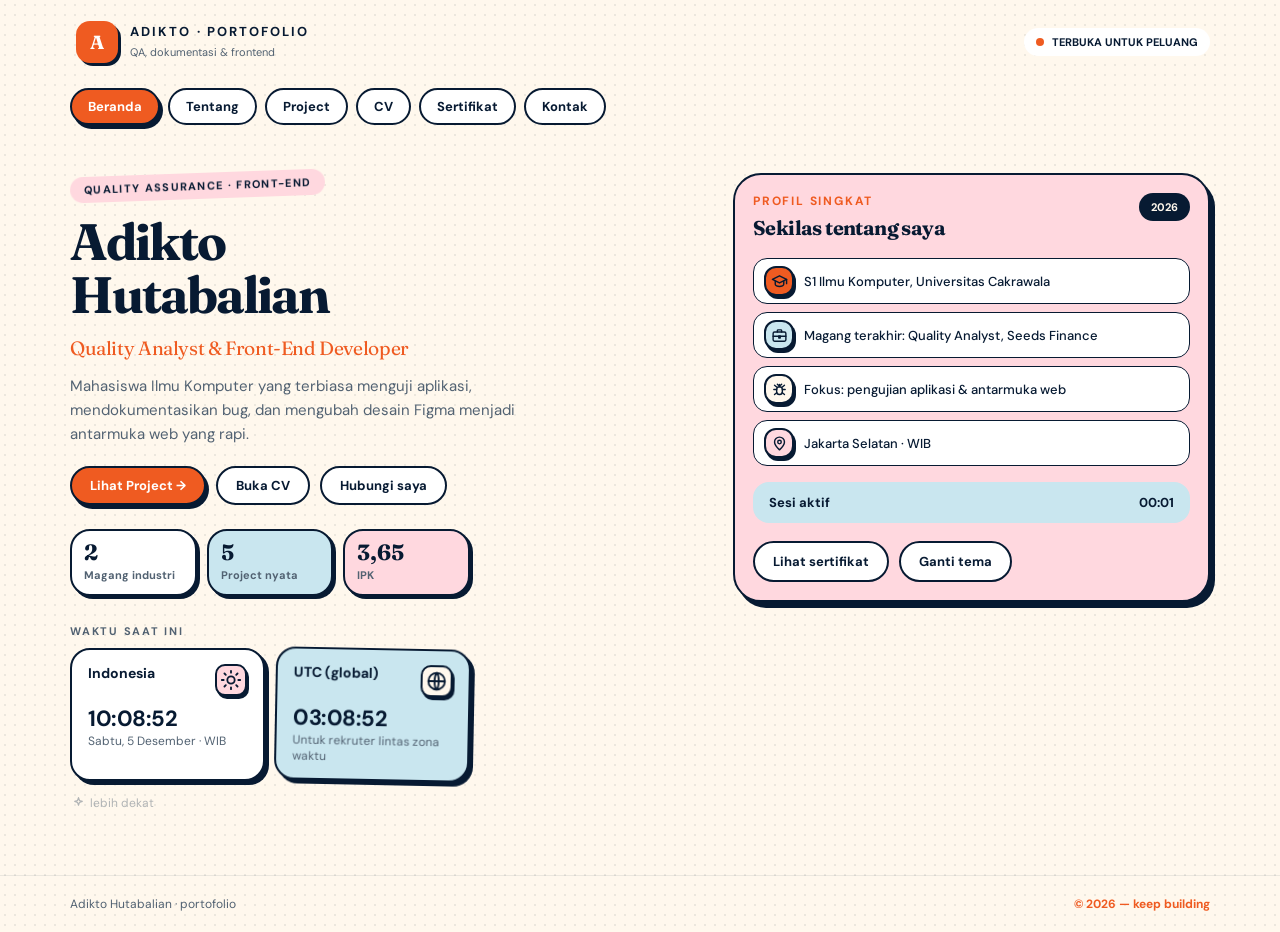
<file: index.html>
<!doctype html>
<html lang="id">
  <head>
    <meta charset="UTF-8" />
    <meta name="viewport" content="width=device-width, initial-scale=1, viewport-fit=cover" />
    <title>Adikto Hutabalian · Quality Analyst &amp; Front-End Developer</title>
    <meta
      name="description"
      content="Portofolio Adikto Hutabalian: Quality Analyst dan Front-End Developer. Project, CV, dan sertifikat."
    />
    <meta property="og:title" content="Adikto Hutabalian · Portofolio" />
    <meta
      property="og:description"
      content="Quality Analyst &amp; Front-End Developer. Lihat project, CV, dan sertifikat."
    />
    <link
      href="https://fonts.googleapis.com/css2?family=DM+Sans:wght@400;500;700&family=Fraunces:opsz,wght@9..144,600;9..144,700&display=swap"
      rel="stylesheet"
    />
    <link rel="stylesheet" href="css/variables.css" />
    <link rel="stylesheet" href="css/layout.css" />
    <link rel="stylesheet" href="css/components.css" />
    <link rel="stylesheet" href="css/hidden-menu.css" />
    <link rel="stylesheet" href="css/responsive.css" />
    <link rel="stylesheet" href="css/hobi.css" />
    <link rel="stylesheet" href="css/contact.css" />
    <link rel="stylesheet" href="css/projects.css" />
    <link rel="stylesheet" href="css/home.css" />
  </head>
  <body>
    <header>
      <div class="wrap">
        <button class="brand" data-go="home" aria-label="Ke beranda">
          <span class="logo">A</span
          ><span><b>ADIKTO · PORTOFOLIO</b><small>QA, dokumentasi &amp; frontend</small></span>
        </button>
        <div class="badge"><span class="dot"></span> TERBUKA UNTUK PELUANG</div>
      </div>
    </header>

    <nav class="menu" aria-label="Menu utama" id="menu">
      <button data-go="home">Beranda</button><button data-go="about">Tentang</button
      ><button data-go="projects">Project</button><button data-go="cv">CV</button
      ><button data-go="certs">Sertifikat</button><button data-go="contact">Kontak</button>
    </nav>

    <main class="wrap">
    <!-- BERANDA -->
    <section class="view" id="home">
      <div class="hero">
        <div class="hero-main">
          <div class="hero-intro">
            <span class="tag">QUALITY ASSURANCE · FRONT-END</span>
            <h1 class="d">Adikto<br />Hutabalian</h1>
            <p
              class="d"
              style="
                font-size: clamp(1rem, 1.6vw, 1.2rem);
                margin-top: 14px;
                color: var(--orange);
                letter-spacing: -0.02em;
              "
            >
              Quality Analyst &amp; Front-End Developer
            </p>
            <p class="lead" style="margin-top: 14px">
              Mahasiswa Ilmu Komputer yang terbiasa menguji aplikasi, mendokumentasikan bug, dan mengubah
              desain Figma menjadi antarmuka web yang rapi.
            </p>
            <div class="row">
              <button class="btn pri" data-go="projects">Lihat Project →</button
              ><button class="btn" data-go="cv">Buka CV</button
              ><button class="btn" data-go="contact">Hubungi saya</button>
            </div>
            <div class="stats">
              <div class="card"><b class="d">2</b><span>Magang industri</span></div>
              <div class="card" style="background: var(--sky)">
                <b class="d">5</b><span>Project nyata</span>
              </div>
              <div class="card" style="background: var(--pink)"><b class="d">3,65</b><span>IPK</span></div>
            </div>
          </div>
          <div class="hero-time">
            <div class="lab">Waktu saat ini</div>
            <div class="clocks">
              <div class="card">
                <div style="display: flex; justify-content: space-between">
                  <b style="font-size: 14px">Indonesia</b
                  ><span
                    class="ico"
                    style="background: #ffd8df; width: 32px; height: 32px; border-radius: 10px"
                    ><svg viewBox="0 0 24 24" aria-hidden="true">
                      <circle cx="12" cy="12" r="4" />
                      <path
                        d="M12 2v2M12 20v2M4.9 4.9l1.4 1.4M17.7 17.7l1.4 1.4M2 12h2M20 12h2M4.9 19.1l1.4-1.4M17.7 6.3l1.4-1.4"
                      /></svg
                  ></span>
                </div>
                <div class="time" id="tWib" aria-live="off">--:--:--</div>
                <p class="sm" id="dWib">WIB · UTC+7</p>
              </div>
              <div class="card">
                <div style="display: flex; justify-content: space-between">
                  <b style="font-size: 14px">UTC (global)</b
                  ><span
                    class="ico"
                    style="background: #fff8ed; width: 32px; height: 32px; border-radius: 10px"
                    ><svg viewBox="0 0 24 24" aria-hidden="true">
                      <circle cx="12" cy="12" r="9" />
                      <path d="M3 12h18" />
                      <path d="M12 3c3 3 3 15 0 18M12 3c-3 3-3 15 0 18" /></svg
                  ></span>
                </div>
                <div class="time" id="tUtc" aria-live="off">--:--:--</div>
                <p class="sm">Untuk rekruter lintas zona waktu</p>
              </div>
              <div class="sx">
                <button id="sxT" class="sxt" type="button" aria-expanded="false" aria-controls="sxB">
                  <svg class="bi" style="width: 13px; height: 13px" viewBox="0 0 24 24" aria-hidden="true">
                    <path d="M12 3l1.8 5.2L19 10l-5.2 1.8L12 17l-1.8-5.2L5 10l5.2-1.8z" />
                  </svg>
                  lebih dekat
                </button>
                <div id="sxB" class="sxb" hidden>
                  <button type="button" data-sx="hobi">Hobi</button
                  ><button type="button" data-sx="belajar">Lagi belajar</button>
                </div>
                <div id="sxP" class="sxp" hidden></div>
              </div>
            </div>
          </div>
        </div>
        <aside class="panel">
          <div style="display: flex; justify-content: space-between; align-items: start; gap: 10px">
            <div>
              <p class="over">Profil singkat</p>
              <h2 style="font-size: 20px; margin-top: 6px; letter-spacing: -0.03em">
                Sekilas tentang saya
              </h2>
            </div>
            <span class="badge" style="background: var(--ink); color: var(--bg)">2026</span>
          </div>
          <div class="sxl" style="margin-top: 18px">
            <div>
              <span class="ico" style="background: #ef5b21"
                ><svg viewBox="0 0 24 24" aria-hidden="true">
                  <path d="M2 9l10-5 10 5-10 5z" />
                  <path d="M6 11.5V16c0 1.5 3 3 6 3s6-1.5 6-3v-4.5" />
                  <path d="M22 9v6" /></svg></span
              ><span>S1 Ilmu Komputer, Universitas Cakrawala</span>
            </div>
            <div>
              <span class="ico" style="background: #c9e6ef"
                ><svg viewBox="0 0 24 24" aria-hidden="true">
                  <rect x="3" y="7" width="18" height="13" rx="2" />
                  <path d="M9 7V5a1 1 0 011-1h4a1 1 0 011 1v2" />
                  <path d="M3 13h18" />
                  <path d="M11 12.5h2v3h-2z" /></svg></span
              ><span>Magang terakhir: Quality Analyst, Seeds Finance</span>
            </div>
            <div>
              <span class="ico" style="background: #fff8ed"
                ><svg viewBox="0 0 24 24" aria-hidden="true">
                  <rect x="8" y="8" width="8" height="11" rx="4" />
                  <path d="M12 8V5" />
                  <path d="M9 4.5l1.5 1.5M15 4.5L13.5 6" />
                  <path d="M4 12h4M16 12h4M5 19l3-2.5M19 19l-3-2.5M5 6l3 2.5M19 6l-3 2.5" /></svg></span
              ><span>Fokus: pengujian aplikasi &amp; antarmuka web</span>
            </div>
            <div>
              <span class="ico" style="background: #ffd8df"
                ><svg viewBox="0 0 24 24" aria-hidden="true">
                  <path d="M12 21s7-6.2 7-11a7 7 0 10-14 0c0 4.8 7 11 7 11z" />
                  <circle cx="12" cy="10" r="2.5" /></svg></span
              ><span>Jakarta Selatan · WIB</span>
            </div>
          </div>
          <div
            style="
              background: var(--sky);
              border-radius: 16px;
              padding: 12px 16px;
              margin-top: 16px;
              display: flex;
              justify-content: space-between;
              font-size: 13px;
              font-weight: 700;
            "
          >
            <span>Sesi aktif</span><span id="up">00:00</span>
          </div>
          <div class="row" style="margin-top: 18px">
            <button class="btn" style="padding: 10px 18px; font-size: 13px" data-go="certs">
              Lihat sertifikat</button
            ><button class="btn" style="padding: 10px 18px; font-size: 13px" id="theme">Ganti tema</button>
          </div>
        </aside>
      </div>
    </section>

      <!-- TENTANG -->
      <section class="view" id="about">
        <p class="over">Tentang saya</p>
        <h2 class="sec d">Cerita singkat di balik layar.</h2>
        <div class="two">
          <div class="card">
            <p style="line-height: 1.7">
              Mahasiswa Ilmu Komputer Universitas Cakrawala yang berminat pada Front End Development dan
              Quality Assurance. Saya terbiasa menguji aplikasi, mendokumentasikan bug, menyusun Product
              Requirements Document (PRD), dan menerjemahkan desain Figma menjadi antarmuka web yang
              responsif.
            </p>
            <p style="line-height: 1.7; margin-top: 12px">
              Pengalaman magang di Prasimax dan Seeds Finance membuat saya terbiasa bekerja bersama tim desain
              dan developer.
            </p>
          </div>
          <div class="card" style="background: var(--sky)">
            <h3 style="font-size: 22px">Keahlian</h3>
            <div id="skills"></div>
          </div>
        </div>
      </section>

      <!-- PROJECT -->
      <section class="view" id="projects">
        <p class="over">Karya terpilih</p>
        <h2 class="sec d">Project yang pernah saya kerjakan.</h2>
        <p class="lead" style="font-size: 16px; margin-top: 12px">
          Lima pengalaman: dua dari magang industri, tiga dari proyek pribadi dan kuliah.
        </p>
        <div class="pjs">
          <article class="pj">
            <div class="pjl" style="background: var(--pink)">
              <img class="pjlogo" src="assets/img/projects/seeds-logo.png" alt="Logo Seeds" />
              <div><span class="chip">QA · Magang</span><span class="chip">Apr – Jul 2026</span></div>
            </div>
            <div class="pjr">
              <h3 class="d">Seeds Finance App</h3>
              <p class="pjs2">
                Pengujian aplikasi Seeds Finance sebagai Quality Analyst intern. Detail teknis disamarkan
                karena menyangkut data internal perusahaan.
              </p>
              <dl>
                <dt>Peran</dt>
                <dd>
                  Pengujian manual, pelaporan dan dokumentasi bug, serta penyusunan PRD untuk beberapa fitur.
                </dd>
                <dt>Kolaborasi</dt>
                <dd>Bekerja dengan tim desain dan developer agar implementasi sesuai UI/UX di Figma.</dd>
                <dt>Alat</dt>
                <dd>
                  <span class="chip">ClickUp</span><span class="chip">Figma</span
                  ><span class="chip">Google Sheet</span>
                </dd>
                <dt>Hasil</dt>
                <dd>Mendapat sertifikat apresiasi atas kinerja dan sikap profesional.</dd>
              </dl>
              <button class="btn" data-go="certs" style="padding: 10px 18px; font-size: 13px">
                Lihat sertifikat →
              </button>
            </div>
          </article>
          <article class="pj">
            <div class="pjl" style="background: var(--sky)">
              <img class="pjlogo wide" src="assets/img/projects/prasimax-logo.png" alt="Logo Prasimax" />
              <div>
                <span class="chip">Front-End · Magang</span><span class="chip">1 Okt – 3 Nov 2025</span>
              </div>
            </div>
            <div class="pjr">
              <h3 class="d">Vendora Vendor Portal</h3>
              <p class="pjs2">
                Portal vendor berbasis web di PT Prasimax untuk proses tender, bid, purchase order, dan
                invoice. Tampilan dan data pada gambar disamarkan karena bersifat internal perusahaan.
              </p>
              <dl>
                <dt>Peran</dt>
                <dd>
                  Front-End &amp; QA intern. Mengubah desain Figma menjadi antarmuka React yang responsif
                  (termasuk styling halaman login lewat pull request), menguji alur seperti submit invoice,
                  dan mendokumentasikan bug.
                </dd>
                <dt>Kolaborasi</dt>
                <dd>
                  Kerja tim lewat GitHub (branch dan pull request), desain di Figma, dan rapat tim via Zoom.
                </dd>
                <dt>Alat</dt>
                <dd>
                  <span class="chip">React.js</span><span class="chip">Vite.js</span
                  ><span class="chip">HTML</span><span class="chip">CSS</span><span class="chip">Figma</span
                  ><span class="chip">GitHub</span><span class="chip">Zoom</span>
                </dd>
                <dt>Cuplikan</dt>
                <dd>
                  <div class="ths" id="pxT" style="margin-top: 0"></div>
                  <p class="sm" style="margin-top: 6px">Klik gambar untuk memperbesar</p>
                </dd>
              </dl>
            </div>
          </article>
          <article class="pj">
            <div class="pjl" style="background: var(--sky)">
              <img class="pjlogo" src="assets/img/projects/trace-logo.jpg" alt="Logo TRACE" />
              <div><span class="chip">QA · Automation</span><span class="chip">Sedang berjalan</span></div>
            </div>
            <div class="pjr">
              <h3 class="d">TRACE Automation</h3>
              <p class="pjs2">
                Suite automation testing end-to-end untuk aplikasi TRACE, dibangun dengan Playwright.
              </p>
              <dl>
                <dt>Peran</dt>
                <dd>
                  Merancang dan menulis skrip pengujian, mengatur konfigurasi test terhadap server lokal
                  aplikasi.
                </dd>
                <dt>Alat</dt>
                <dd>
                  <span class="chip">Playwright</span><span class="chip">TypeScript</span
                  ><span class="chip">Git</span>
                </dd>
                <dt>Status</dt>
                <dd>Masih dikembangkan sambil mendalami Playwright.</dd>
              </dl>
              <a
                class="btn"
                href="https://github.com/adiktohutabalian/TRACE"
                target="_blank"
                rel="noopener"
                style="padding: 10px 18px; font-size: 13px"
                >Repo TRACE ↗</a
              >
            </div>
          </article>
          <article class="pj">
            <div class="pjl" style="background: var(--pink)">
              <span class="d">L</span>
              <div><span class="chip">Python · Kuliah</span><span class="chip">Tim 5 orang</span></div>
            </div>
            <div class="pjr">
              <h3 class="d">Lost and Found Kampus</h3>
              <p class="pjs2">
                Program Lost and Found untuk kampus berbasis Python, dikerjakan dalam tim untuk tugas
                pemrograman.
              </p>
              <dl>
                <dt>Peran</dt>
                <dd>Mengerjakan fitur Found item, dari alur program hingga pengujian skenario.</dd>
                <dt>Konsep</dt>
                <dd>Percabangan (if/elif/else), perulangan (for, while), fungsi, dan struktur data.</dd>
                <dt>Alat</dt>
                <dd><span class="chip">Python</span><span class="chip">Flowchart</span></dd>
              </dl>
            </div>
          </article>
          <article class="pj">
            <div class="pjl" style="background: var(--pink)">
              <img class="pjlogo" src="assets/img/projects/game-cover.jpg" alt="Cuplikan game Unity" />
              <div>
                <span class="chip">Game · Kuliah</span><span class="chip">Semester 2</span
                ><span class="chip">Kelompok 7</span>
              </div>
            </div>
            <div class="pjr">
              <h3 class="d">Game 3D Unity (Mata Kuliah VR)</h3>
              <p class="pjs2">
                Game 3D yang dibuat sebagai tugas mata kuliah Virtual Reality di semester 2, dengan Unity dan
                C#. Fokusnya pengalaman interaktif di dunia virtual: pemain menggerakkan objek (A dan D untuk
                bergerak, W untuk melompat) dan menghadapi rintangan. Karena berupa tugas kuliah, game ini
                mencerminkan pemahaman awal saya tentang mekanika game, interaksi objek, dan pengelolaan
                scene.
              </p>
              <dl>
                <dt>Tujuan</dt>
                <dd>
                  • Menerapkan alur kerja dasar Unity: membuat scene dan mengelola aset.<br />• Membuat logika
                  gameplay dengan C#: gerakan, interaksi, dan event trigger.<br />• Melatih pemecahan masalah
                  lewat debugging logika dan penyempurnaan interaksi.
                </dd>
                <dt>Alat</dt>
                <dd>
                  <span class="chip">Unity</span><span class="chip">C#</span><span class="chip">VS Code</span>
                </dd>
                <dt>Cuplikan</dt>
                <dd>
                  <div class="ths" id="gmT" style="margin-top: 0"></div>
                  <p class="sm" style="margin-top: 6px">Klik gambar untuk memperbesar</p>
                </dd>
              </dl>
              <a
                class="btn"
                href="https://adikto-hutabalian.itch.io/vr1"
                target="_blank"
                rel="noopener"
                style="padding: 10px 18px; font-size: 13px"
                >Mainkan di itch.io ↗</a
              >
            </div>
          </article>
        </div>
      </section>

      <!-- CV -->
      <section class="view" id="cv">
        <p class="over">Curriculum vitae</p>
        <h2 class="sec d">Perjalanan &amp; kemampuan.</h2>
        <div class="row" style="margin-top: 14px">
          <button class="btn pri" id="dl">
            <svg class="bi" style="width: 18px; height: 18px" viewBox="0 0 24 24" aria-hidden="true">
              <path d="M12 4v11M7 11l5 5 5-5M5 20h14" />
            </svg>
            Unduh CV (PDF)
          </button>
        </div>
        <div class="two">
          <div class="card">
            <h3 style="font-size: 22px">Pengalaman magang</h3>
            <div class="tl">
              <div>
                <b>Quality Assurance (Intern) · Seeds Finance</b>
                <p class="sm">Jakarta Pusat · 8 Apr – 7 Jul 2026 (3 bulan)</p>
                <p style="margin-top: 4px; font-size: 14px">
                  Pengujian manual, pelaporan bug, dan dokumentasi masalah dengan ClickUp. Menyusun PRD untuk
                  beberapa fitur dan berkolaborasi dengan tim desain dan developer agar sesuai dengan UI/UX di
                  Figma.
                </p>
              </div>
              <div>
                <b>Front-End Developer &amp; QA (Intern) · PT Prasimax</b>
                <p class="sm">Depok · 1 Okt – 3 Nov 2025</p>
                <p style="margin-top: 4px; font-size: 14px">
                  Terlibat di proyek pengembangan ERP berbasis Odoo dan mengerjakan portal vendor Vendora.
                  Membangun antarmuka web responsif (HTML, CSS, React.js dengan Vite) dari desain Figma serta
                  mendokumentasikan bug sesuai standar QA.
                </p>
              </div>
            </div>
            <h3 style="font-size: 22px; margin-top: 26px">Organisasi</h3>
            <div class="tl">
              <div>
                <b>Cakrawala Business Club · Networking &amp; Partnership</b>
                <p class="sm">2025 – 2026</p>
                <p style="margin-top: 4px; font-size: 14px">
                  Mencari dan menyeleksi pembicara workshop, menjalin kerja sama dengan mitra eksternal, dan
                  ikut Company Visit ke Vision Corporation (17 Juni 2026).
                </p>
              </div>
              <div>
                <b>Koordinator Lingkungan Hidup OSIS · SMA 1 Onanrunggu</b>
                <p class="sm">Samosir, Sumatera Utara</p>
                <p style="margin-top: 4px; font-size: 14px">
                  Menyusun jadwal kebersihan kelas dan mengawasi kebersihan lingkungan sekolah.
                </p>
              </div>
            </div>
          </div>
          <div class="card" style="background: var(--pink)">
            <h3 style="font-size: 22px">Pendidikan</h3>
            <div class="tl">
              <div>
                <b>S1 Ilmu Komputer · Universitas Cakrawala</b>
                <p class="sm">Jakarta Selatan · IPK 3,65</p>
              </div>
              <div>
                <b>SMA 1 Onanrunggu</b>
                <p class="sm">Samosir, Sumatera Utara · 2021 – 2024</p>
              </div>
            </div>
            <h3 style="font-size: 22px; margin-top: 26px">Bahasa</h3>
            <div style="margin-top: 10px">
              <span class="chip" style="background: var(--card); border: 1.5px solid var(--ink)"
                >Indonesia (native)</span
              ><span class="chip" style="background: var(--card); border: 1.5px solid var(--ink)"
                >Batak (lancar)</span
              ><span class="chip" style="background: var(--card); border: 1.5px solid var(--ink)"
                >Inggris (B1)</span
              ><span class="chip" style="background: var(--card); border: 1.5px solid var(--ink)"
                >Jepang (dasar)</span
              >
            </div>
            <h3 style="font-size: 22px; margin-top: 26px">Alat &amp; teknologi</h3>
            <div style="margin-top: 10px">
              <span class="chip" style="background: var(--card); border: 1.5px solid var(--ink)">HTML</span
              ><span class="chip" style="background: var(--card); border: 1.5px solid var(--ink)">CSS</span
              ><span class="chip" style="background: var(--card); border: 1.5px solid var(--ink)">PHP</span
              ><span class="chip" style="background: var(--card); border: 1.5px solid var(--ink)">C++</span
              ><span class="chip" style="background: var(--card); border: 1.5px solid var(--ink)"
                >React JS</span
              ><span class="chip" style="background: var(--card); border: 1.5px solid var(--ink)">Figma</span
              ><span class="chip" style="background: var(--card); border: 1.5px solid var(--ink)"
                >ClickUp</span
              ><span class="chip" style="background: var(--card); border: 1.5px solid var(--ink)">GitHub</span
              ><span class="chip" style="background: var(--card); border: 1.5px solid var(--ink)"
                >VS Code</span
              ><span class="chip" style="background: var(--card); border: 1.5px solid var(--ink)"
                >DBeaver</span
              ><span class="chip" style="background: var(--card); border: 1.5px solid var(--ink)">Canva</span
              ><span class="chip" style="background: var(--card); border: 1.5px solid var(--ink)"
                >MS Office</span
              >
            </div>
          </div>
        </div>
      </section>

      <!-- SERTIFIKAT -->
      <section class="view" id="certs">
        <p class="over">Pengakuan</p>
        <h2 class="sec d">Sertifikat &amp; pelatihan.</h2>
        <div class="f" id="cf"></div>
        <div class="grid" id="clist"></div>
      </section>

      <!-- KONTAK -->
      <section class="view" id="contact">
        <p class="over">Mari terhubung</p>
        <h2 class="sec d">Ada peluang atau ingin ngobrol?</h2>
        <p class="lead" style="font-size: 16px; margin-top: 12px">
          Pilih jalur yang paling nyaman untukmu. Saya senang berdiskusi soal QA, frontend, dan peluang magang
          atau kerja.
        </p>
        <div class="lks">
          <a class="lk" href="mailto:adiktohutabalian72@gmail.com" style="background: var(--pink)"
            ><span class="lic">@</span
            ><span class="lt"><small>Email</small><b>adiktohutabalian72@gmail.com</b></span
            ><span class="lar">→</span></a
          >
          <a
            class="lk"
            href="https://github.com/adiktohutabalian"
            target="_blank"
            rel="noopener"
            style="background: var(--sky)"
            ><span class="lic">{ }</span><span class="lt"><small>GitHub</small><b>adiktohutabalian</b></span
            ><span class="lar">↗</span></a
          >
          <a
            class="lk"
            href="https://www.linkedin.com/in/adikto-hutabalian"
            target="_blank"
            rel="noopener"
            style="background: var(--card)"
            ><span class="lic">in</span><span class="lt"><small>LinkedIn</small><b>adikto-hutabalian</b></span
            ><span class="lar">↗</span></a
          >
          <a
            class="lk"
            href="https://www.instagram.com/adiktohutabalian/"
            target="_blank"
            rel="noopener"
            style="background: var(--pink)"
            ><span class="lic">IG</span
            ><span class="lt"><small>Instagram</small><b>@adiktohutabalian</b></span
            ><span class="lar">↗</span></a
          >
        </div>
        <div class="row" style="margin-top: 22px">
          <button class="btn" id="cpm" type="button">
            <svg class="bi" style="width: 18px; height: 18px" viewBox="0 0 24 24" aria-hidden="true">
              <rect x="9" y="9" width="11" height="11" rx="2" />
              <path d="M5 15V6a2 2 0 012-2h9" />
            </svg>
            Salin email
          </button>
        </div>
      </section>

      <!-- HOBI -->
      <section class="view" id="hobi">
        <nav class="crumb" aria-label="Lokasi halaman">
          <button type="button" data-go="home">← Beranda</button><span>/</span><b>Hobi</b>
        </nav>
        <div class="hb-top" style="margin-top: 22px">
          <div>
            <span class="tag"
              ><svg class="bi" style="width: 14px; height: 14px" viewBox="0 0 24 24" aria-hidden="true">
                <path d="M12 3l1.8 5.2L19 10l-5.2 1.8L12 17l-1.8-5.2L5 10l5.2-1.8z" />
              </svg>
              DI LUAR KODE</span
            >
            <h2 class="sec d" style="line-height: 1; margin-top: 16px">
              Dunia kecil tempat saya mengisi ulang energi.
            </h2>
            <p class="lead" style="font-size: 16px">
              Setelah seharian menguji dan ngoding, saya pulang ke tiga hal ini. Di bawah ada koleksi karakter
              favorit saya.
            </p>
            <div class="mus">
              <button id="musB" type="button" hidden>♪ Musik: nyala</button
              ><a href="https://youtu.be/vRPCAAUBMms?t=40" target="_blank" rel="noopener"
                ><svg viewBox="0 0 24 24" width="14" height="14" aria-hidden="true">
                  <path d="M8 5v14l11-7z" />
                </svg>
                Dengarkan lagu favorit di YouTube ↗</a
              >
            </div>
            <div class="vibe">
              <span class="ico" id="viI"></span>
              <div>
                <p class="over">Vibe hari ini</p>
                <b id="viT"></b><small id="viS"></small>
                <p class="vh">Lagi pengen: <span id="viH"></span></p>
              </div>
            </div>
          </div>
          <div class="wd">
            <p class="over">Waifu hari ini</p>
            <img id="wdI" alt="" />
            <p class="d" id="wdT" style="font-size: 19px; margin-top: 10px"></p>
            <p class="sm" id="wdD"></p>
          </div>
        </div>
        <div class="mq" aria-hidden="true"><div id="mqT"></div></div>
        <div class="hcards">
          <article class="hc">
            <span class="ico big" style="background: #ef5b21"
              ><svg viewBox="0 0 24 24" aria-hidden="true">
                <rect x="3" y="4" width="18" height="12" rx="2" />
                <path d="M10 7.5v5l4-2.5z" />
                <path d="M12 16v3M8 20h8" /></svg></span
            ><b>Anime</b>
            <p>Menikmati cerita, visual, dan karakter yang membekas.</p>
          </article>
          <article class="hc">
            <span class="ico big" style="background: #fff8ed"
              ><svg viewBox="0 0 24 24" aria-hidden="true">
                <path d="M3 5.5C5.5 4 9 4 12 6c3-2 6.5-2 9-.5V19c-2.5-1.5-6-1.5-9 .5-3-2-6.5-2-9-.5z" />
                <path d="M12 6v13.5" /></svg></span
            ><b>Manhwa</b>
            <p>Baca santai, apalagi kalau alurnya bikin penasaran.</p>
          </article>
          <article class="hc">
            <span class="ico big" style="background: #ffd8df"
              ><svg viewBox="0 0 24 24" aria-hidden="true">
                <rect x="2.5" y="7" width="19" height="11" rx="5" />
                <path d="M7 10.5v4M5 12.5h4" />
                <circle cx="15.5" cy="11.5" r=".9" />
                <circle cx="18" cy="14" r=".9" /></svg></span
            ><b>Game</b>
            <p>Suka desain karakter, skin, dan artwork di dalamnya.</p>
          </article>
        </div>
        <p class="lab">Koleksi karakter favorit</p>
        <div class="gal" id="gal"></div>
      </section>
    </main>

    <footer>
      <div class="wrap">
        <p>Adikto Hutabalian · portofolio</p>
        <p style="color: var(--orange); font-weight: 700">© 2026 — keep building</p>
      </div>
    </footer>
    <div id="toast" role="status" aria-live="polite"></div>
    <script src="js/icons.js"></script>
    <script src="js/data.js"></script>
    <script src="js/main.js"></script>
  </body>
</html>
</file>
<file: css/variables.css>
/* Variabel warna & tema (terang/gelap) */

:root {
  --ink: #071a32;
  --orange: #ef5b21;
  --bg: #fff8ed;
  --pink: #ffd8df;
  --sky: #c9e6ef;
  --card: #fff;
  --muted: #526272;
  --dot: rgba(7, 26, 50, 0.08);
  box-sizing: border-box;
  padding-top: env(safe-area-inset-top, 0px);
  padding-bottom: env(safe-area-inset-bottom, 0px);
}
@media (prefers-color-scheme: dark) {
  :root:not([data-theme="light"]) {
    --ink: #fff8ed;
    --bg: #0b1626;
    --pink: #4a2a3a;
    --sky: #17395d;
    --card: #12243b;
    --muted: #a9b8c9;
    --dot: rgba(255, 255, 255, 0.07);
  }
}
:root[data-theme="dark"] {
  --ink: #fff8ed;
  --bg: #0b1626;
  --pink: #4a2a3a;
  --sky: #17395d;
  --card: #12243b;
  --muted: #a9b8c9;
  --dot: rgba(255, 255, 255, 0.07);
}
</file>
<file: css/layout.css>
/* Layout dasar, header, menu, tampilan halaman, footer */

* {
  box-sizing: border-box;
}
body {
  margin: 0;
  background: var(--bg);
  color: var(--ink);
  font-family: "DM Sans", system-ui, sans-serif;
  background-image: radial-gradient(var(--dot) 0.75px, transparent 0.75px);
  background-size: 10px 10px;
}
h1,
h2,
h3,
.d {
  font-family: "Fraunces", Georgia, serif;
  margin: 0;
}
p {
  margin: 0;
}
.wrap {
  max-width: 1180px;
  margin: 0 auto;
  padding: 20px;
}
header .wrap {
  display: flex;
  align-items: center;
  justify-content: space-between;
  gap: 12px;
  flex-wrap: wrap;
}
.brand {
  display: flex;
  gap: 12px;
  align-items: center;
  cursor: pointer;
  background: none;
  border: 0;
  color: inherit;
  text-align: left;
  font: inherit;
}
.logo {
  width: 48px;
  height: 48px;
  border-radius: 16px;
  background: var(--orange);
  color: #fff;
  display: grid;
  place-items: center;
  font-family: Fraunces, serif;
  font-weight: 700;
  font-size: 22px;
  box-shadow: 3px 3px 0 var(--ink);
}
.brand b {
  letter-spacing: 0.16em;
  font-size: 14px;
  display: block;
}
.brand small {
  color: var(--muted);
  font-size: 12px;
}
.badge {
  display: inline-flex;
  align-items: center;
  gap: 8px;
  background: var(--card);
  border-radius: 99px;
  padding: 8px 14px;
  font-size: 12px;
  font-weight: 700;
}
.dot {
  width: 8px;
  height: 8px;
  border-radius: 50%;
  background: var(--orange);
  animation: pulse 1.8s infinite;
  display: inline-block;
}
@keyframes pulse {
  0%,
  100% {
    box-shadow: 0 0 0 0 rgba(239, 91, 33, 0.45);
  }
  50% {
    box-shadow: 0 0 0 7px rgba(239, 91, 33, 0);
  }
}
nav.menu {
  display: flex;
  gap: 8px;
  flex-wrap: wrap;
  padding: 4px 20px 0;
  max-width: 1180px;
  margin: 0 auto;
}
nav.menu button {
  font: inherit;
  font-weight: 700;
  font-size: 14px;
  color: var(--ink);
  background: var(--card);
  border: 2px solid var(--ink);
  border-radius: 99px;
  padding: 10px 18px;
  cursor: pointer;
  transition: 0.2s;
}
nav.menu button:hover {
  transform: translateY(-3px);
  box-shadow: 3px 4px 0 var(--ink);
}
nav.menu button.on {
  background: var(--orange);
  color: #fff;
  box-shadow: 3px 4px 0 var(--ink);
}
button:focus-visible,
a:focus-visible {
  outline: 3px solid var(--orange);
  outline-offset: 3px;
}
.view {
  display: none;
}
.view.on {
  display: block;
  animation: rev 0.5s both;
}
@keyframes rev {
  from {
    opacity: 0;
    transform: translateY(14px);
  }
  to {
    opacity: 1;
    transform: none;
  }
}
.tag {
  display: inline-flex;
  gap: 8px;
  background: var(--pink);
  border-radius: 99px;
  padding: 8px 16px;
  font-size: 12px;
  font-weight: 700;
  letter-spacing: 0.12em;
  transform: rotate(-2deg);
}
.over {
  color: var(--orange);
  font-size: 12px;
  font-weight: 700;
  letter-spacing: 0.15em;
  text-transform: uppercase;
}
footer {
  border-top: 1px solid var(--dot);
  margin-top: 40px;
}
footer .wrap {
  display: flex;
  justify-content: space-between;
  flex-wrap: wrap;
  gap: 8px;
  font-size: 12px;
  color: var(--muted);
}
#toast {
  position: fixed;
  left: 50%;
  bottom: calc(20px + env(safe-area-inset-bottom, 0px));
  transform: translateX(-50%);
  background: var(--ink);
  color: var(--bg);
  padding: 12px 20px;
  border-radius: 99px;
  font-size: 14px;
  font-weight: 700;
  display: none;
  z-index: 9;
}
.wide {
  overflow-x: auto;
}
</file>
<file: css/components.css>
/* Komponen: tombol, kartu, chip, timeline, ikon, thumbnail */

.hero {
  display: grid;
  gap: 28px;
  grid-template-columns: 1.12fr 0.88fr;
  align-items: start;
  margin-top: 18px;
}
h1 {
  font-size: clamp(2.6rem, 7vw, 5.4rem);
  line-height: 0.95;
  letter-spacing: -0.05em;
  margin-top: 22px;
}
.lead {
  margin-top: 20px;
  max-width: 540px;
  font-size: 18px;
  line-height: 1.55;
  color: var(--muted);
}
.btn {
  display: inline-flex;
  align-items: center;
  gap: 8px;
  font: inherit;
  font-weight: 700;
  border: 2px solid var(--ink);
  border-radius: 99px;
  padding: 14px 24px;
  cursor: pointer;
  color: var(--ink);
  background: var(--card);
  text-decoration: none;
  transition: 0.2s;
}
.btn.pri {
  background: var(--orange);
  color: #fff;
  box-shadow: 4px 5px 0 var(--ink);
}
.btn:hover {
  transform: translateY(-3px);
}
.row {
  display: flex;
  gap: 12px;
  flex-wrap: wrap;
  margin-top: 26px;
}
.card {
  background: var(--card);
  border: 2px solid var(--ink);
  border-radius: 26px;
  padding: 20px;
  box-shadow: 4px 4px 0 var(--ink);
}
.panel {
  background: var(--pink);
  border: 2px solid var(--ink);
  border-radius: 32px;
  padding: 24px;
  box-shadow: 7px 8px 0 var(--ink);
}
.clocks {
  display: grid;
  grid-template-columns: 1fr 1fr;
  gap: 12px;
  margin-top: 14px;
  max-width: 560px;
}
.clocks .card:nth-child(2) {
  background: var(--sky);
  transform: rotate(1.1deg);
}
.time {
  font-size: 30px;
  font-weight: 700;
  letter-spacing: -0.02em;
  margin-top: 12px;
  font-variant-numeric: tabular-nums;
}
.sm {
  font-size: 12px;
  color: var(--muted);
}
.lab {
  font-size: 12px;
  font-weight: 700;
  letter-spacing: 0.16em;
  text-transform: uppercase;
  color: var(--muted);
  margin-top: 34px;
}
.grid {
  display: grid;
  gap: 20px;
  grid-template-columns: repeat(auto-fill, minmax(250px, 1fr));
  margin-top: 22px;
}
.pc {
  border: 2px solid var(--ink);
  border-radius: 24px;
  background: var(--card);
  overflow: hidden;
  transition: 0.22s;
  display: flex;
  flex-direction: column;
}
.pc:hover {
  transform: translateY(-5px) rotate(-0.5deg);
  box-shadow: 7px 8px 0 var(--ink);
}
.pc .th {
  height: 120px;
  display: grid;
  place-items: center;
  font-family: Fraunces, serif;
  font-size: 44px;
  font-weight: 700;
  border-bottom: 2px solid var(--ink);
}
.pc .bd {
  padding: 16px;
  display: flex;
  flex-direction: column;
  gap: 8px;
  flex: 1;
}
.chip {
  display: inline-block;
  background: var(--sky);
  border-radius: 99px;
  padding: 4px 10px;
  font-size: 11px;
  font-weight: 700;
  margin: 2px 4px 2px 0;
}
.sec {
  font-size: clamp(1.8rem, 4vw, 2.8rem);
  letter-spacing: -0.04em;
  margin-top: 8px;
}
.two {
  display: grid;
  gap: 24px;
  grid-template-columns: 1fr 1fr;
  margin-top: 22px;
}
.tl {
  border-left: 3px dashed var(--ink);
  margin-left: 8px;
  padding-left: 20px;
  display: grid;
  gap: 16px;
  margin-top: 16px;
}
.tl > div {
  position: relative;
}
.tl > div:before {
  content: "";
  position: absolute;
  left: -29px;
  top: 4px;
  width: 14px;
  height: 14px;
  border-radius: 50%;
  background: var(--orange);
  border: 2px solid var(--ink);
}
.bar {
  height: 10px;
  border: 2px solid var(--ink);
  border-radius: 99px;
  overflow: hidden;
  margin-top: 6px;
  background: var(--card);
}
.bar i {
  display: block;
  height: 100%;
  background: var(--orange);
}
.cert {
  display: flex;
  gap: 14px;
  align-items: center;
}
.cert .ic {
  flex: none;
  width: 52px;
  height: 52px;
  border-radius: 14px;
  background: var(--pink);
  border: 2px solid var(--ink);
  display: grid;
  place-items: center;
  font-size: 22px;
}
.f {
  display: flex;
  flex-wrap: wrap;
  gap: 8px;
  margin-top: 20px;
}
.f button {
  font: inherit;
  font-size: 13px;
  font-weight: 700;
  border: 2px solid var(--ink);
  background: var(--card);
  color: var(--ink);
  border-radius: 99px;
  padding: 7px 14px;
  cursor: pointer;
}
.f button.on {
  background: var(--ink);
  color: var(--bg);
}
a.link {
  color: inherit;
  font-weight: 700;
}
.ths {
  display: flex;
  gap: 8px;
  margin-top: 12px;
  flex-wrap: wrap;
}
.thb {
  padding: 0;
  border: 2px solid var(--ink);
  border-radius: 8px;
  background: #fff;
  cursor: zoom-in;
  overflow: hidden;
  width: 104px;
  height: 76px;
  transition: 0.2s;
  box-shadow: 2px 3px 0 var(--ink);
}
.thb:hover,
.thb:focus-visible {
  transform: translateY(-3px);
  box-shadow: 3px 5px 0 var(--orange);
}
.thb img {
  width: 100%;
  height: 100%;
  object-fit: cover;
  object-position: top;
  display: block;
}
.ico {
  flex: none;
  width: 38px;
  height: 38px;
  border-radius: 12px;
  border: 2px solid #071a32;
  box-shadow: 2px 3px 0 #071a32;
  display: grid;
  place-items: center;
  transition: 0.25s;
}
.ico svg {
  width: 22px;
  height: 22px;
  fill: none;
  stroke: #071a32;
  stroke-width: 2;
  stroke-linecap: round;
  stroke-linejoin: round;
}
.sxl div:hover .ico {
  transform: rotate(-8deg) scale(1.08);
}
.stats {
  display: grid;
  grid-template-columns: repeat(3, 1fr);
  gap: 12px;
  margin-top: 24px;
  max-width: 520px;
}
.stats .card {
  padding: 14px;
  box-shadow: 3px 3px 0 var(--ink);
}
.stats b {
  display: block;
  font-size: 30px;
  line-height: 1;
}
.stats span {
  font-size: 12px;
  font-weight: 700;
  color: var(--muted);
}
.ico.big {
  width: 52px;
  height: 52px;
  border-radius: 16px;
}
.ico.big svg {
  width: 28px;
  height: 28px;
}
.ic svg {
  width: 26px;
  height: 26px;
  fill: none;
  stroke: #071a32;
  stroke-width: 2;
  stroke-linecap: round;
  stroke-linejoin: round;
}
.bi {
  fill: none;
  stroke: currentColor;
  stroke-width: 2.2;
  stroke-linecap: round;
  stroke-linejoin: round;
  flex: none;
}
.btn {
  align-items: center;
}
</file>
<file: css/hidden-menu.css>
/* Menu tersembunyi "lebih dekat" */

.sx {
  grid-column: 1/-1;
}
.sxt {
  font: inherit;
  font-size: 12px;
  background: none;
  border: 0;
  color: var(--muted);
  opacity: 0.45;
  cursor: pointer;
  padding: 4px 2px;
  transition: 0.2s;
}
.sxt:hover,
.sxt[aria-expanded="true"] {
  opacity: 1;
}
.sxb {
  display: flex;
  gap: 8px;
  margin-top: 6px;
}
.sxb[hidden],
.sxp[hidden] {
  display: none;
}
.sxb button {
  font: inherit;
  font-size: 12px;
  font-weight: 700;
  border: 1.5px solid var(--ink);
  background: var(--card);
  color: var(--ink);
  border-radius: 99px;
  padding: 6px 14px;
  cursor: pointer;
  transition: 0.2s;
}
.sxb button:hover {
  transform: translateY(-2px);
}
.sxb button.on {
  background: var(--pink);
}
.sxp {
  margin-top: 12px;
  background: var(--pink);
  border: 2px solid var(--ink);
  border-radius: 26px;
  padding: 18px;
  box-shadow: 5px 6px 0 var(--ink);
  display: grid;
  grid-template-columns: 150px 1fr;
  gap: 20px;
  align-items: center;
  animation: rev 0.4s both;
}
.sxp.solo {
  grid-template-columns: 1fr;
}
.pol {
  background: #fff;
  color: #071a32;
  padding: 8px 8px 8px;
  border: 2px solid var(--ink);
  border-radius: 6px;
  transform: rotate(-3deg);
  box-shadow: 3px 4px 0 var(--ink);
  text-align: center;
  font-size: 12px;
  font-weight: 700;
}
.pol .ph {
  aspect-ratio: 3/4;
  background: var(--sky);
  display: grid;
  place-items: center;
  overflow: hidden;
  color: #071a32;
  padding: 8px;
  font-weight: 400;
}
.pol .ph img {
  width: 100%;
  height: 100%;
  object-fit: cover;
}
.pol p {
  margin-top: 8px;
}
.sxl {
  display: grid;
  gap: 10px;
  margin-top: 12px;
}
.mus {
  display: flex;
  gap: 12px;
  align-items: center;
  flex-wrap: wrap;
  margin-top: 16px;
}
.mus button {
  font: inherit;
  font-size: 13px;
  font-weight: 700;
  border: 2px solid var(--ink);
  background: var(--card);
  color: var(--ink);
  border-radius: 99px;
  padding: 8px 16px;
  cursor: pointer;
  box-shadow: 2px 3px 0 var(--ink);
  transition: 0.2s;
}
.mus button:hover {
  transform: translateY(-2px);
}
.mus button[hidden] {
  display: none;
}
.mus a {
  font-size: 13px;
  font-weight: 700;
  color: var(--ink);
}
.sxl div {
  display: flex;
  gap: 10px;
  align-items: center;
  background: var(--card);
  border: 1.5px solid var(--ink);
  border-radius: 14px;
  padding: 9px 12px;
  font-size: 14px;
  font-weight: 500;
}
.sxt {
  display: inline-flex;
  align-items: center;
  gap: 5px;
}
</file>
<file: css/responsive.css>
/* Aturan responsif umum */

@media (max-width: 520px) {
  .sxp {
    grid-template-columns: 1fr;
  }
  .pol {
    max-width: 170px;
    margin: 0 auto;
  }
}
@media (max-width: 820px) {
  .hero,
  .two {
    grid-template-columns: 1fr;
  }
}
@media (max-width: 520px) {
  .clocks {
    grid-template-columns: 1fr;
  }
}
</file>
<file: css/contact.css>
/* Halaman Kontak */

.lks {
  display: grid;
  grid-template-columns: repeat(2, 1fr);
  gap: 22px;
  margin-top: 28px;
}
.lk {
  display: flex;
  align-items: center;
  gap: 14px;
  text-decoration: none;
  color: var(--ink);
  border: 2px solid var(--ink);
  border-radius: 28px;
  padding: 20px;
  box-shadow: 5px 6px 0 var(--ink);
  transition: 0.22s;
  min-width: 0;
}
.lk:nth-child(odd) {
  transform: rotate(-1deg);
}
.lk:nth-child(even) {
  transform: rotate(1deg);
}
.lk:hover,
.lk:focus-visible {
  transform: translateY(-6px) rotate(0);
  box-shadow: 8px 10px 0 var(--orange);
}
.lic {
  flex: none;
  width: 52px;
  height: 52px;
  border-radius: 16px;
  background: var(--ink);
  color: var(--bg);
  display: grid;
  place-items: center;
  font-family: Fraunces, serif;
  font-weight: 700;
  font-size: 18px;
}
.lt {
  flex: 1;
  min-width: 0;
}
.lt small {
  display: block;
  font-size: 12px;
  font-weight: 700;
  letter-spacing: 0.14em;
  text-transform: uppercase;
  color: var(--orange);
}
.lt b {
  display: block;
  margin-top: 4px;
  font-size: 15px;
  overflow-wrap: anywhere;
}
.lar {
  font-size: 22px;
  font-weight: 700;
  transition: 0.2s;
}
.lk:hover .lar {
  transform: translateX(4px);
}
@media (max-width: 820px) {
  .lks {
    grid-template-columns: 1fr;
  }
}
</file>
<file: css/projects.css>
/* Halaman Project */

.pjs {
  display: grid;
  gap: 26px;
  margin-top: 26px;
}
.pj {
  display: grid;
  grid-template-columns: 240px 1fr;
  background: var(--card);
  border: 2px solid var(--ink);
  border-radius: 30px;
  overflow: hidden;
  box-shadow: 6px 7px 0 var(--ink);
  transition: 0.22s;
}
.pj:hover {
  transform: translateY(-5px);
  box-shadow: 9px 11px 0 var(--orange);
}
.pjl {
  display: flex;
  flex-direction: column;
  justify-content: space-between;
  gap: 18px;
  padding: 22px;
  border-right: 2px solid var(--ink);
  color: #071a32;
}
.pjl > span {
  font-size: 84px;
  line-height: 1;
  font-weight: 700;
}
.pjl .chip {
  background: #fff;
  margin: 2px 4px 2px 0;
}
.pjr {
  padding: 24px;
}
.pjr h3 {
  font-size: 28px;
  letter-spacing: -0.03em;
}
.pjs2 {
  margin-top: 8px;
  color: var(--muted);
  line-height: 1.55;
  font-size: 15px;
}
.pjr dl {
  display: grid;
  grid-template-columns: 90px 1fr;
  gap: 10px 14px;
  margin: 18px 0;
}
.pjr dt {
  font-size: 12px;
  font-weight: 700;
  letter-spacing: 0.12em;
  text-transform: uppercase;
  color: var(--orange);
  padding-top: 2px;
}
.pjr dd {
  margin: 0;
  font-size: 14px;
  line-height: 1.55;
}
@media (max-width: 820px) {
  .pj {
    grid-template-columns: 1fr;
  }
  .pjl {
    border-right: 0;
    border-bottom: 2px solid var(--ink);
    flex-direction: row;
    align-items: center;
  }
  .pjl > span {
    font-size: 56px;
  }
  .pjr dl {
    grid-template-columns: 1fr;
    gap: 2px;
  }
  .pjr dd {
    margin-bottom: 8px;
  }
}
.pjlogo {
  width: 112px;
  height: 112px;
  border-radius: 26px;
  border: 2px solid var(--ink);
  box-shadow: 3px 4px 0 var(--ink);
  object-fit: cover;
  background: #fff;
  display: block;
}
@media (max-width: 820px) {
  .pjlogo {
    width: 72px;
    height: 72px;
    border-radius: 18px;
  }
}
.pjlogo.wide {
  width: auto;
  max-width: 100%;
  height: 84px;
  object-fit: contain;
  padding: 12px 16px;
  border-radius: 22px;
}
@media (max-width: 820px) {
  .pjlogo.wide {
    height: 56px;
    padding: 8px 12px;
    border-radius: 16px;
  }
}
</file>
<file: css/home.css>
/* Halaman Beranda: ukuran lebih ringkas dan lega */

#home .hero {
  gap: 40px;
  margin-top: 8px;
}
#home .tag {
  padding: 6px 14px;
  font-size: 11px;
}
#home h1 {
  font-size: clamp(2.3rem, 5.2vw, 3.9rem);
  line-height: 1;
  letter-spacing: -0.04em;
  margin-top: 18px;
}
#home .lead {
  font-size: 16px;
  line-height: 1.6;
  max-width: 480px;
  margin-top: 14px;
}
#home .row {
  gap: 10px;
  margin-top: 22px;
}
#home .row .btn {
  padding: 11px 20px;
  font-size: 14px;
}
#home .btn.pri {
  box-shadow: 3px 4px 0 var(--ink);
}
#home .stats {
  gap: 10px;
  margin-top: 22px;
  max-width: 440px;
}
#home .stats .card {
  padding: 12px 14px;
  border-radius: 20px;
}
#home .stats b {
  font-size: 24px;
}
#home .stats span {
  font-size: 11px;
}
#home .lab {
  margin-top: 26px;
  font-size: 11px;
}
#home .clocks {
  gap: 10px;
  margin-top: 10px;
  max-width: 440px;
}
#home .clocks .card {
  padding: 14px 16px;
  border-radius: 20px;
}
#home .time {
  font-size: 24px;
  margin-top: 8px;
}
#home .panel {
  padding: 20px;
  border-radius: 28px;
  box-shadow: 5px 6px 0 var(--ink);
}
#home .sxl {
  gap: 8px;
  margin-top: 14px;
}
#home .sxl div {
  padding: 8px 10px;
  font-size: 13px;
}
#home .sxl .ico {
  width: 34px;
  height: 34px;
}
#home .sxl .ico svg {
  width: 19px;
  height: 19px;
}

/* Penyesuaian untuk layar laptop: ukuran lebih kecil, jarak lebih lega */
nav.menu {
  gap: 8px;
}
nav.menu button {
  padding: 8px 16px;
  font-size: 13px;
}
.logo {
  width: 42px;
  height: 42px;
  font-size: 19px;
  border-radius: 14px;
}
.brand b {
  font-size: 13px;
}
.brand small {
  font-size: 11px;
}
.badge {
  font-size: 11px;
  padding: 7px 12px;
}
#home .hero {
  gap: 56px;
  margin-top: 28px;
}
#home h1 {
  font-size: clamp(2rem, 4.2vw, 3.2rem);
  line-height: 1.04;
  margin-top: 16px;
}
#home .lead {
  font-size: 15px;
  max-width: 460px;
  margin-top: 12px;
}
#home .row {
  margin-top: 20px;
}
#home .row .btn {
  padding: 9px 18px;
  font-size: 13px;
}
#home .stats {
  margin-top: 24px;
  max-width: 400px;
}
#home .stats .card {
  padding: 10px 12px;
}
#home .stats b {
  font-size: 22px;
}
#home .lab {
  margin-top: 28px;
}
#home .clocks {
  max-width: 400px;
}
#home .time {
  font-size: 22px;
}
#home .panel {
  padding: 18px;
}
#home .panel h2 {
  font-size: 20px;
}
#home .sxl {
  gap: 8px;
  margin-top: 14px;
}
#home .sxl div {
  padding: 7px 10px;
  font-size: 13px;
}
#home .sxl .ico {
  width: 30px;
  height: 30px;
}
#home .sxl .ico svg {
  width: 17px;
  height: 17px;
}

/* Tampilan HP: urutan Profil singkat dulu, Waktu saat ini di paling bawah */
@media (max-width: 820px) {
  #home .hero {
    gap: 28px;
  }
  #home .hero-main {
    display: contents;
  }
  #home .hero-intro {
    order: 1;
  }
  #home .panel {
    order: 2;
  }
  #home .hero-time {
    order: 3;
  }
  #home .hero-time .lab {
    margin-top: 0;
  }
}
</file>
<file: css/hobi.css>
/* Halaman Hobi: galeri, kartu hobi, lightbox, animasi */

.mq {
  overflow: hidden;
  border: 2px solid var(--ink);
  border-radius: 99px;
  background: var(--ink);
  color: var(--bg);
  margin: 22px 0 4px;
}
.mq div {
  display: flex;
  gap: 28px;
  white-space: nowrap;
  width: max-content;
  padding: 10px 0;
  font-weight: 700;
  letter-spacing: 0.2em;
  font-size: 13px;
  animation: mq 22s linear infinite;
}
@keyframes mq {
  to {
    transform: translateX(-50%);
  }
}
.hb-top {
  display: grid;
  grid-template-columns: 1.15fr 0.85fr;
  gap: 24px;
  align-items: center;
}
.hcards {
  display: grid;
  grid-template-columns: repeat(3, 1fr);
  gap: 14px;
  margin-top: 22px;
}
.hc {
  border: 2px solid var(--ink);
  border-radius: 22px;
  padding: 16px;
  box-shadow: 4px 4px 0 var(--ink);
  background: var(--card);
  transition: 0.2s;
}
.hc:hover {
  transform: translateY(-4px) rotate(-0.6deg);
}
.hc:nth-child(1) {
  background: var(--pink);
}
.hc:nth-child(2) {
  background: var(--sky);
}
.hc .e {
  font-size: 26px;
}
.hc b {
  display: block;
  margin-top: 8px;
  font-family: Fraunces, serif;
  font-size: 20px;
}
.hc p {
  font-size: 13px;
  color: var(--muted);
  margin-top: 4px;
  line-height: 1.45;
}
.wd {
  background: var(--pink);
  border: 2px solid var(--ink);
  border-radius: 30px;
  padding: 16px;
  box-shadow: 7px 8px 0 var(--ink);
}
.wd img {
  transition: opacity 0.18s;
  width: 100%;
  aspect-ratio: 16/10;
  object-fit: cover;
  border-radius: 16px;
  border: 2px solid var(--ink);
  display: block;
}
.gal {
  display: grid;
  grid-template-columns: repeat(auto-fill, minmax(290px, 1fr));
  gap: 28px;
  margin-top: 24px;
}
.fr {
  position: relative;
  background: #fff;
  color: #071a32;
  border: 2px solid #071a32;
  border-radius: 10px;
  padding: 10px 10px 12px;
  box-shadow: 5px 6px 0 var(--ink);
  transition: 0.22s;
  cursor: zoom-in;
  text-align: left;
  font: inherit;
}
.fr:nth-child(odd) {
  transform: rotate(-1.2deg);
}
.fr:nth-child(even) {
  transform: rotate(1deg);
}
.fr:hover,
.fr:focus-visible {
  transform: translateY(-6px) rotate(0);
  box-shadow: 8px 10px 0 var(--orange);
}
.fr:after {
  content: "";
  position: absolute;
  top: -11px;
  left: 50%;
  width: 72px;
  height: 20px;
  background: rgba(239, 91, 33, 0.8);
  transform: translateX(-50%) rotate(-3deg);
}
.fr .im {
  aspect-ratio: 16/10;
  overflow: hidden;
  border-radius: 4px;
  border: 2px solid #071a32;
}
.fr img {
  width: 100%;
  height: 100%;
  object-fit: cover;
  display: block;
  transition: 0.4s;
}
.fr:hover img {
  transform: scale(1.06);
}
.fr .cp {
  display: flex;
  justify-content: space-between;
  align-items: center;
  gap: 8px;
  margin-top: 10px;
}
.fr b {
  font-family: Fraunces, serif;
  font-size: 18px;
  display: block;
}
.fr small {
  color: #526272;
}
.fr .chip {
  background: #ffd8df;
  flex: none;
}
.slot {
  border: 2px dashed var(--ink);
  border-radius: 10px;
  display: grid;
  place-items: center;
  min-height: 200px;
  color: var(--muted);
  font-size: 14px;
  font-weight: 700;
  text-align: center;
  padding: 20px;
}
#lb {
  position: fixed;
  inset: 0;
  background: rgba(7, 26, 50, 0.9);
  display: none;
  flex-direction: column;
  align-items: center;
  justify-content: center;
  gap: 12px;
  z-index: 20;
  padding: 20px;
  cursor: zoom-out;
}
#lb.on {
  display: flex;
}
#lb img {
  max-width: 94vw;
  max-height: 78vh;
  border: 3px solid #fff8ed;
  border-radius: 12px;
}
#lb p {
  color: #fff8ed;
  font-weight: 700;
}
@media (max-width: 820px) {
  .hb-top {
    grid-template-columns: 1fr;
  }
  .hcards {
    grid-template-columns: 1fr;
  }
}
@media (prefers-reduced-motion: reduce) {
  .mq div {
    animation: none;
  }
}
#lb img {
  max-height: 86vh;
}
.fx {
  position: fixed;
  inset: 0;
  z-index: 0;
  pointer-events: none;
  overflow: hidden;
}
#hobi > *:not(.fx) {
  position: relative;
  z-index: 1;
}
.fx span {
  position: absolute;
  bottom: -40px;
  opacity: 0;
  animation:
    rise linear infinite,
    sway ease-in-out infinite alternate;
}
.fx svg {
  width: 100%;
  height: 100%;
  fill: currentColor;
  stroke: none;
}
@keyframes rise {
  0% {
    transform: translateY(0) rotate(0);
    opacity: 0;
  }
  12% {
    opacity: 0.75;
  }
  85% {
    opacity: 0.55;
  }
  100% {
    transform: translateY(-115vh) rotate(300deg);
    opacity: 0;
  }
}
@keyframes sway {
  from {
    translate: -16px 0;
  }
  to {
    translate: 16px 0;
  }
}
@keyframes bob {
  0%,
  100% {
    translate: 0 0;
  }
  50% {
    translate: 0 -6px;
  }
}
@keyframes pop {
  from {
    opacity: 0;
    transform: translateY(34px) scale(0.94);
  }
}
#hobi .tag {
  animation: bob 3.2s ease-in-out infinite;
}
#hobi .hc .ico {
  animation: bob 3s ease-in-out infinite;
}
#hobi .hc:nth-child(2) .ico {
  animation-delay: 0.5s;
}
#hobi .hc:nth-child(3) .ico {
  animation-delay: 1s;
}
#hobi.on .hc,
#hobi.on .fr,
#hobi.on .mq {
  animation: pop 0.7s backwards;
}
#hobi.on .wd {
  animation:
    pop 0.7s backwards,
    bob 5s ease-in-out 0.7s infinite;
}
#hobi.on .hc:nth-child(2) {
  animation-delay: 0.12s;
}
#hobi.on .hc:nth-child(3) {
  animation-delay: 0.24s;
}
#hobi.on .fr:nth-child(1) {
  animation-delay: 0.1s;
}
#hobi.on .fr:nth-child(2) {
  animation-delay: 0.18s;
}
#hobi.on .fr:nth-child(3) {
  animation-delay: 0.26s;
}
#hobi.on .fr:nth-child(4) {
  animation-delay: 0.34s;
}
#hobi.on .fr:nth-child(5) {
  animation-delay: 0.42s;
}
#hobi.on .fr:nth-child(6) {
  animation-delay: 0.5s;
}
.fr:hover,
.fr:focus-visible {
  transform: perspective(800px) rotateX(var(--rx, 0deg)) rotateY(var(--ry, 0deg)) translateY(-6px);
}
.fr:hover {
  transition:
    transform 0.1s ease-out,
    box-shadow 0.22s;
}
.bst {
  position: fixed;
  z-index: 30;
  width: 16px;
  height: 16px;
  margin: -8px 0 0 -8px;
  pointer-events: none;
  animation: burst 0.8s ease-out forwards;
}
.bst svg {
  width: 100%;
  height: 100%;
  fill: currentColor;
  stroke: #071a32;
  stroke-width: 1.2;
}
@keyframes burst {
  to {
    transform: translate(var(--dx), var(--dy)) scale(0.2) rotate(200deg);
    opacity: 0;
  }
}
@media (prefers-reduced-motion: reduce) {
  .fx,
  .bst {
    display: none;
  }
  #hobi,
  #hobi * {
    animation: none !important;
  }
}
.slot .bi {
  display: inline-block;
  margin-bottom: 6px;
}

/* Penyesuaian ukuran: konsisten dengan Beranda */

#hobi .hb-top {
  gap: 40px;
}
#hobi .tag {
  padding: 6px 14px;
  font-size: 11px;
}
#hobi .lead {
  font-size: 16px;
  line-height: 1.6;
  max-width: 480px;
  margin-top: 14px;
}
#hobi .wd {
  padding: 14px;
  border-radius: 26px;
  box-shadow: 5px 6px 0 var(--ink);
}
#hobi .wd img {
  border-radius: 14px;
}
#hobi .mq {
  margin: 22px 0 4px;
}
#hobi .mq div {
  padding: 8px 0;
  font-size: 12px;
}
#hobi .hcards {
  gap: 12px;
  margin-top: 20px;
}
#hobi .hc {
  padding: 14px 16px;
  border-radius: 20px;
  box-shadow: 3px 3px 0 var(--ink);
}
#hobi .hc b {
  font-size: 18px;
  margin-top: 6px;
}
#hobi .hc p {
  font-size: 13px;
}
#hobi .ico.big {
  width: 44px;
  height: 44px;
  border-radius: 14px;
}
#hobi .ico.big svg {
  width: 24px;
  height: 24px;
}
#hobi .lab {
  margin-top: 26px;
  font-size: 11px;
}
#hobi .gal {
  grid-template-columns: repeat(auto-fill, minmax(260px, 1fr));
  gap: 24px;
  margin-top: 20px;
}
#hobi .fr {
  padding: 8px 8px 10px;
}
#hobi .fr b {
  font-size: 16px;
}
#hobi .fr small {
  font-size: 12px;
}
#hobi .slot {
  min-height: 160px;
  font-size: 13px;
}

/* Perbaikan tata letak Hobi: breadcrumb, kartu vibe, tombol YouTube, bintang lebih jelas */
#hobi .hb-top {
  align-items: start;
}
.crumb {
  display: flex;
  align-items: center;
  gap: 8px;
  margin-bottom: 18px;
  font-size: 13px;
  color: var(--muted);
}
.crumb button {
  font: inherit;
  font-weight: 700;
  color: var(--ink);
  background: none;
  border: 0;
  padding: 0;
  cursor: pointer;
  text-decoration: underline;
  text-decoration-color: var(--orange);
  text-underline-offset: 3px;
}
.crumb button:hover {
  color: var(--orange);
}
.crumb b {
  color: var(--ink);
}
#hobi .wd .over {
  margin-bottom: 10px;
}
#hobi .mus a {
  display: inline-flex;
  align-items: center;
  gap: 6px;
  padding: 8px 16px;
  font-size: 13px;
  font-weight: 700;
  color: var(--ink);
  text-decoration: none;
  background: var(--card);
  border: 2px solid var(--ink);
  border-radius: 99px;
  box-shadow: 2px 3px 0 var(--ink);
  transition: 0.2s;
}
#hobi .mus a:hover {
  transform: translateY(-2px);
}
#hobi .mus a svg {
  fill: currentColor;
  stroke: none;
}
.vibe {
  display: flex;
  align-items: center;
  gap: 14px;
  max-width: 440px;
  margin-top: 24px;
  padding: 14px 16px;
  background: var(--card);
  border: 2px solid var(--ink);
  border-radius: 22px;
  box-shadow: 4px 5px 0 var(--ink);
}
.vibe .ico {
  width: 46px;
  height: 46px;
  border-radius: 14px;
  background: #ef5b21;
}
.vibe .ico svg {
  width: 24px;
  height: 24px;
}
.vibe .ico.sw {
  animation: swap 0.4s;
}
@keyframes swap {
  from {
    transform: scale(0.6) rotate(-20deg);
    opacity: 0;
  }
}
.vibe .over {
  font-size: 11px;
}
.vibe b {
  display: block;
  margin-top: 2px;
  font-family: Fraunces, serif;
  font-size: 18px;
}
.vibe small {
  display: block;
  margin-top: 2px;
  font-size: 13px;
  color: var(--muted);
}
.vibe .vh {
  margin-top: 8px;
  font-size: 12px;
  font-weight: 700;
}
.vibe .vh span {
  padding: 2px 10px;
  background: var(--pink);
  border: 1.5px solid var(--ink);
  border-radius: 99px;
}
#hobi .fx svg {
  stroke: #071a32;
  stroke-width: 1.2;
}
@keyframes rise {
  0% {
    transform: translateY(0) rotate(0);
    opacity: 0;
  }
  12% {
    opacity: 0.95;
  }
  85% {
    opacity: 0.8;
  }
  100% {
    transform: translateY(-115vh) rotate(300deg);
    opacity: 0;
  }
}
</file>
